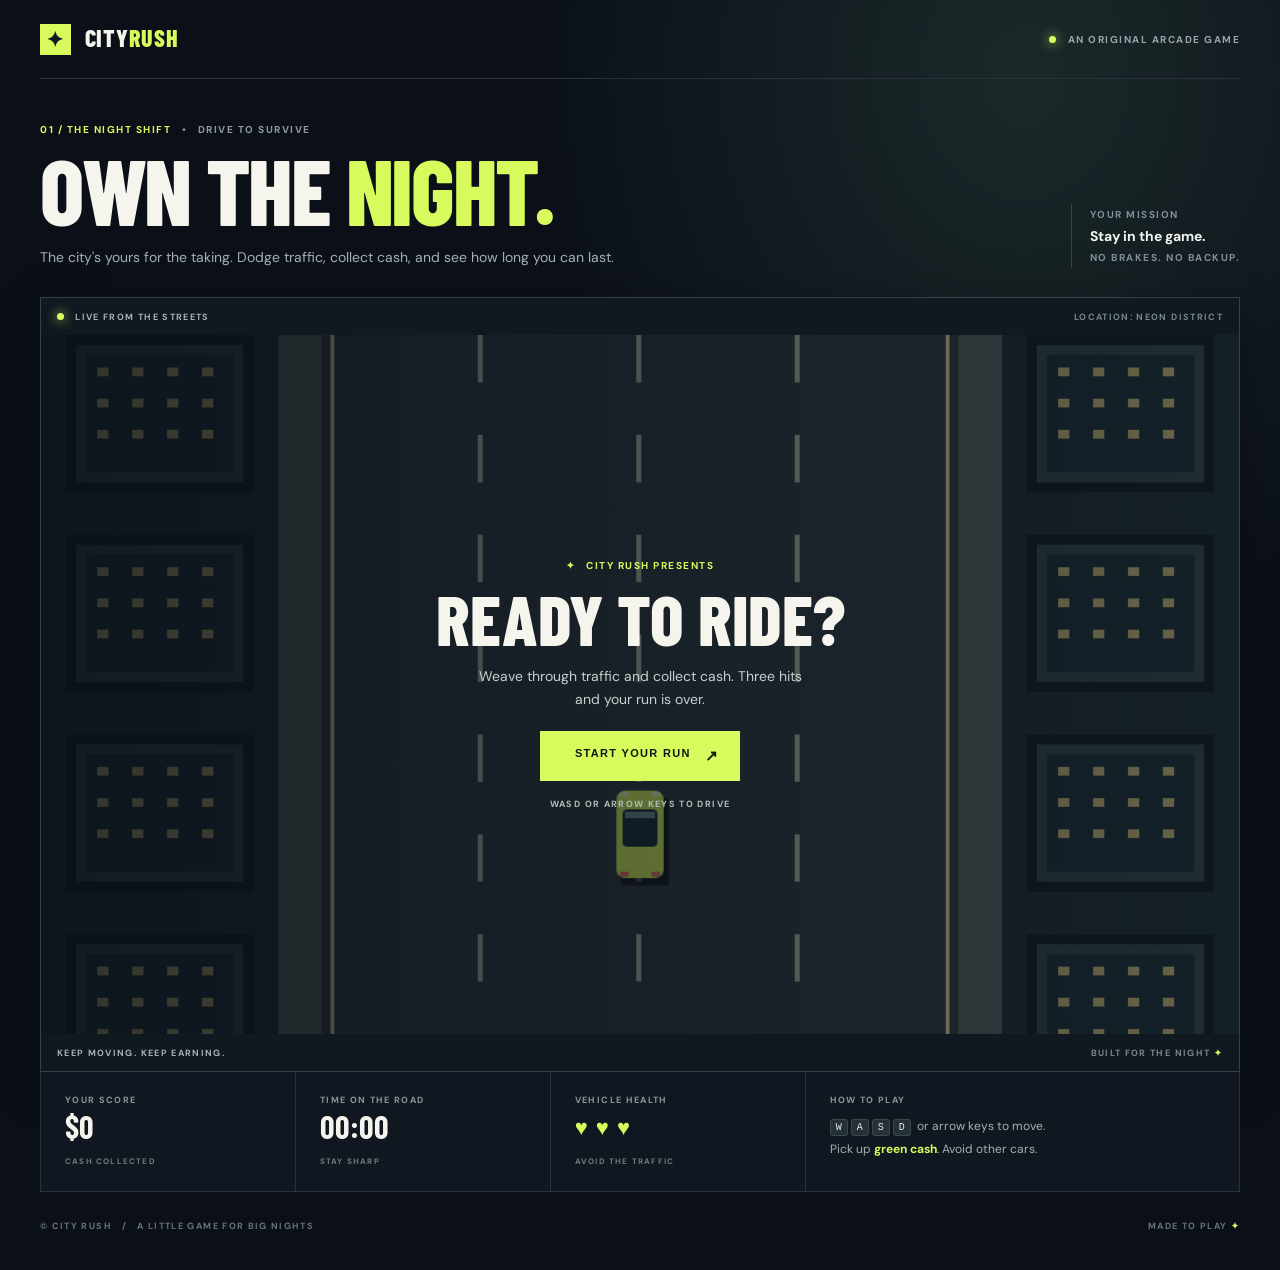
<file: city-rush/index.html>
<!DOCTYPE html>
<html lang="en">
<head>
  <meta charset="UTF-8">
  <meta name="viewport" content="width=device-width, initial-scale=1">
  <meta name="theme-color" content="#0b1018">
  <title>Midnight Run — City Rush</title>
  <link rel="stylesheet" href="style.css">
</head>
<body>
  <main class="shell">
    <header class="topbar">
      <a class="brand" href="#game" aria-label="City Rush home"><span class="brand-icon">✦</span> CITY<span>RUSH</span></a>
      <span class="top-note"><span class="live-dot"></span> AN ORIGINAL ARCADE GAME</span>
    </header>

    <section class="intro">
      <div><p class="eyebrow"><span>01 / THE NIGHT SHIFT</span> &nbsp; • &nbsp; DRIVE TO SURVIVE</p>
        <h1>Own the <em>night.</em></h1>
        <p class="subtitle">The city's yours for the taking. Dodge traffic, collect cash, and see how long you can last.</p>
      </div>
      <div class="intro-detail"><span>YOUR MISSION</span><strong>Stay in the game.</strong><span>NO BRAKES. NO BACKUP.</span></div>
    </section>

    <section class="game-panel" id="game" aria-label="City driving game">
      <div class="game-top"><div><span class="panel-dot"></span> LIVE FROM THE STREETS</div><span>LOCATION: NEON DISTRICT</span></div>
      <div class="canvas-wrap">
        <canvas id="gameCanvas" width="960" height="560" aria-label="Driving game. Use arrow keys or WASD to move."></canvas>
        <div class="overlay" id="overlay">
          <div class="overlay-card">
            <div class="overlay-tag">✦ &nbsp; CITY RUSH PRESENTS</div>
            <h2 id="overlayTitle">Ready to ride?</h2>
            <p id="overlayText">Weave through traffic and collect cash. Three hits and your run is over.</p>
            <button id="startButton" type="button">START YOUR RUN <span>↗</span></button>
            <div class="overlay-hint">WASD OR ARROW KEYS TO DRIVE</div>
          </div>
        </div>
      </div>
      <div class="game-bottom"><span>KEEP MOVING. KEEP EARNING.</span><span>BUILT FOR THE NIGHT <b>✦</b></span></div>
    </section>

    <section class="dashboard" aria-label="Game status">
      <div class="stat"><span>YOUR SCORE</span><strong id="score">$0</strong><small>CASH COLLECTED</small></div>
      <div class="stat"><span>TIME ON THE ROAD</span><strong id="time">00:00</strong><small>STAY SHARP</small></div>
      <div class="stat health-stat"><span>VEHICLE HEALTH</span><strong id="health">♥ ♥ ♥</strong><small>AVOID THE TRAFFIC</small></div>
      <div class="controls-info"><span>HOW TO PLAY</span><p><kbd>W</kbd><kbd>A</kbd><kbd>S</kbd><kbd>D</kbd> or arrow keys to move.<br>Pick up <b>green cash</b>. Avoid other cars.</p></div>
    </section>
    <div class="touch-controls" aria-label="Touch driving controls">
      <button type="button" data-key="ArrowLeft" aria-label="Move left">←</button>
      <div><button type="button" data-key="ArrowUp" aria-label="Move up">↑</button><button type="button" data-key="ArrowDown" aria-label="Move down">↓</button></div>
      <button type="button" data-key="ArrowRight" aria-label="Move right">→</button>
    </div>
    <footer><span>© CITY RUSH &nbsp; / &nbsp; A LITTLE GAME FOR BIG NIGHTS</span><span>MADE TO PLAY <b>✦</b></span></footer>
  </main>
  <script src="game.js"></script>
</body>
</html>
</file>
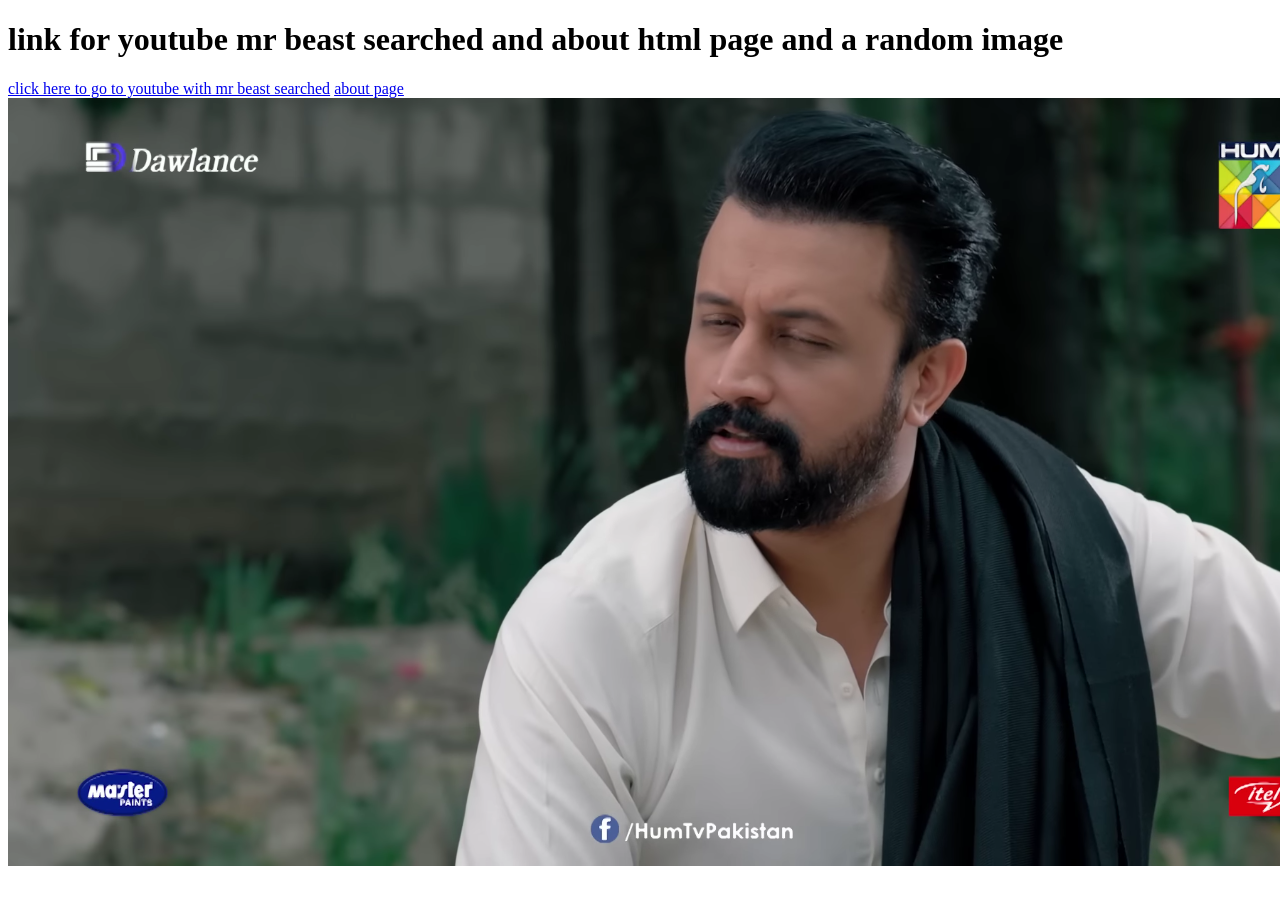
<file: html-boilerpoint/index.html>
<!DOCTYPE html>
<html lang="en">

  <head>
    <meta charset="UTF-8">
    <title>link</title>
  </head>

  <body>
    <h1>link for youtube mr beast searched and about html page and a random image</h1>
    <a href="https://www.youtube.com/results?search_query=mr+beast" target="_blank" rel="noreferrer">click here to go to youtube with mr beast searched</a>
    <a href="./about.html" target="_blank" rel="noreferrer">about page</a>
    <img src="./images/random.png" alt="a man in shalwar kameez" width="1366" height="768">
  </body>

</html>
</file>
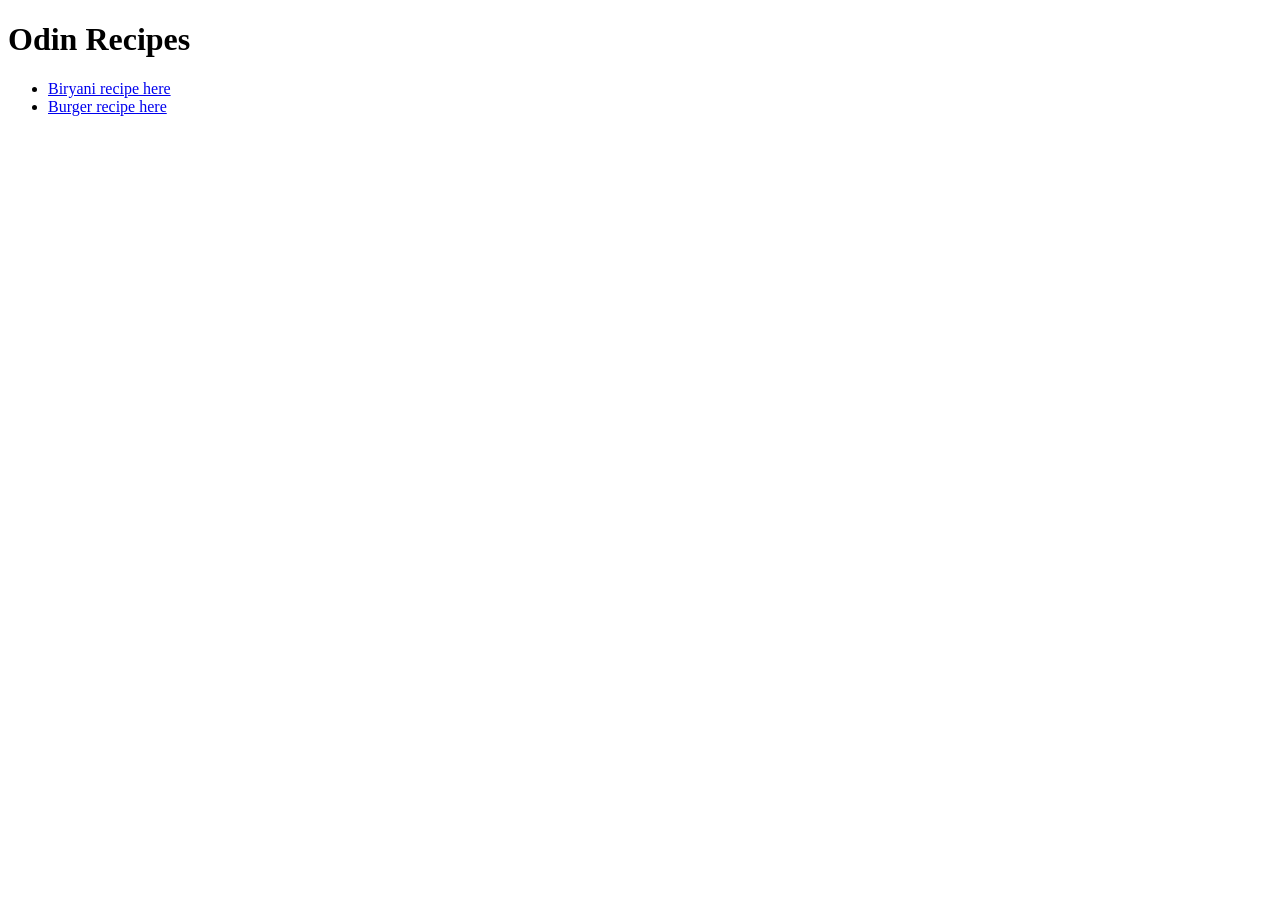
<file: odin-recipes/index.html>
<!DOCTYPE html>
<html lang="en">

  <head>
    <meta charset="UTF-8">
    <title>food recipes</title>
  </head>

  <body>
    <h1>Odin Recipes</h1>
    <ul>
      <li><a href="./recipes/biryani.html">Biryani recipe here</a></li>
      <li><a href="./recipes/burger.html">Burger recipe here</a></li>
    </ul>
  </body>

</html>
</file>
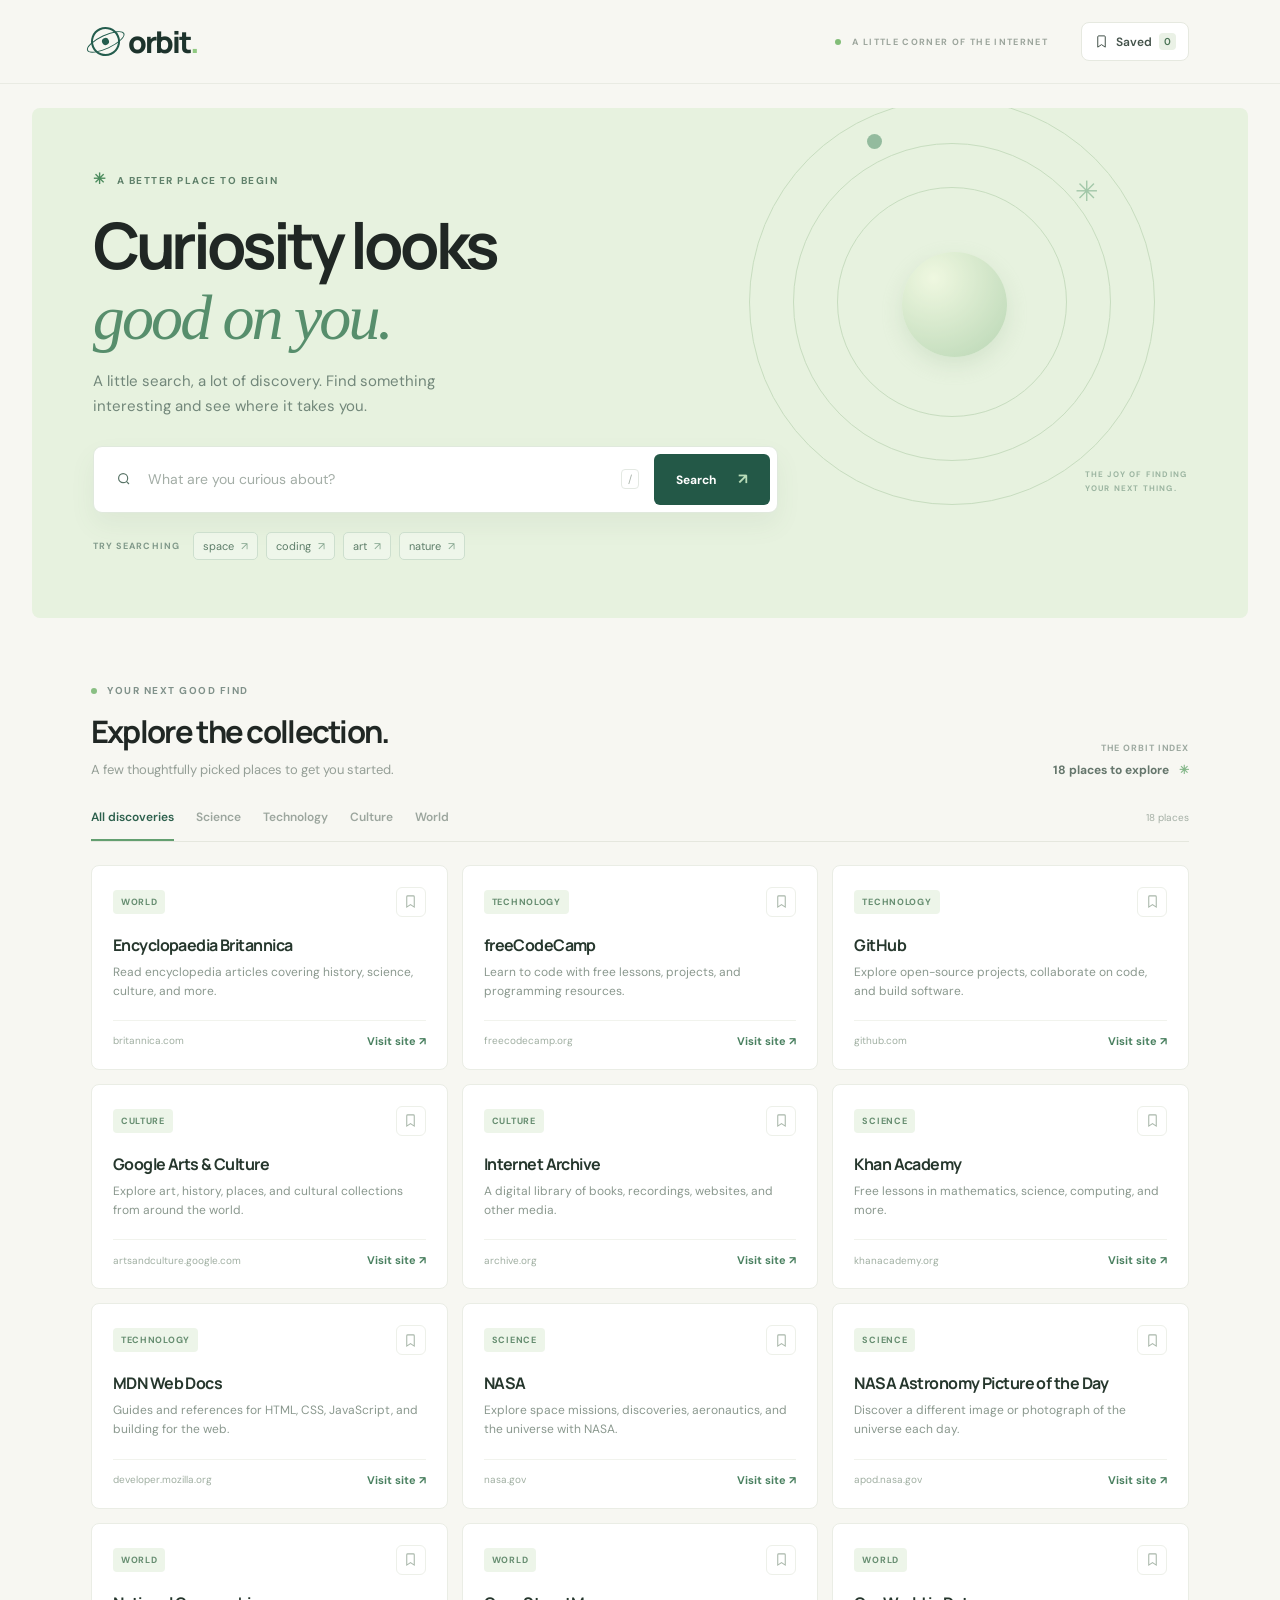
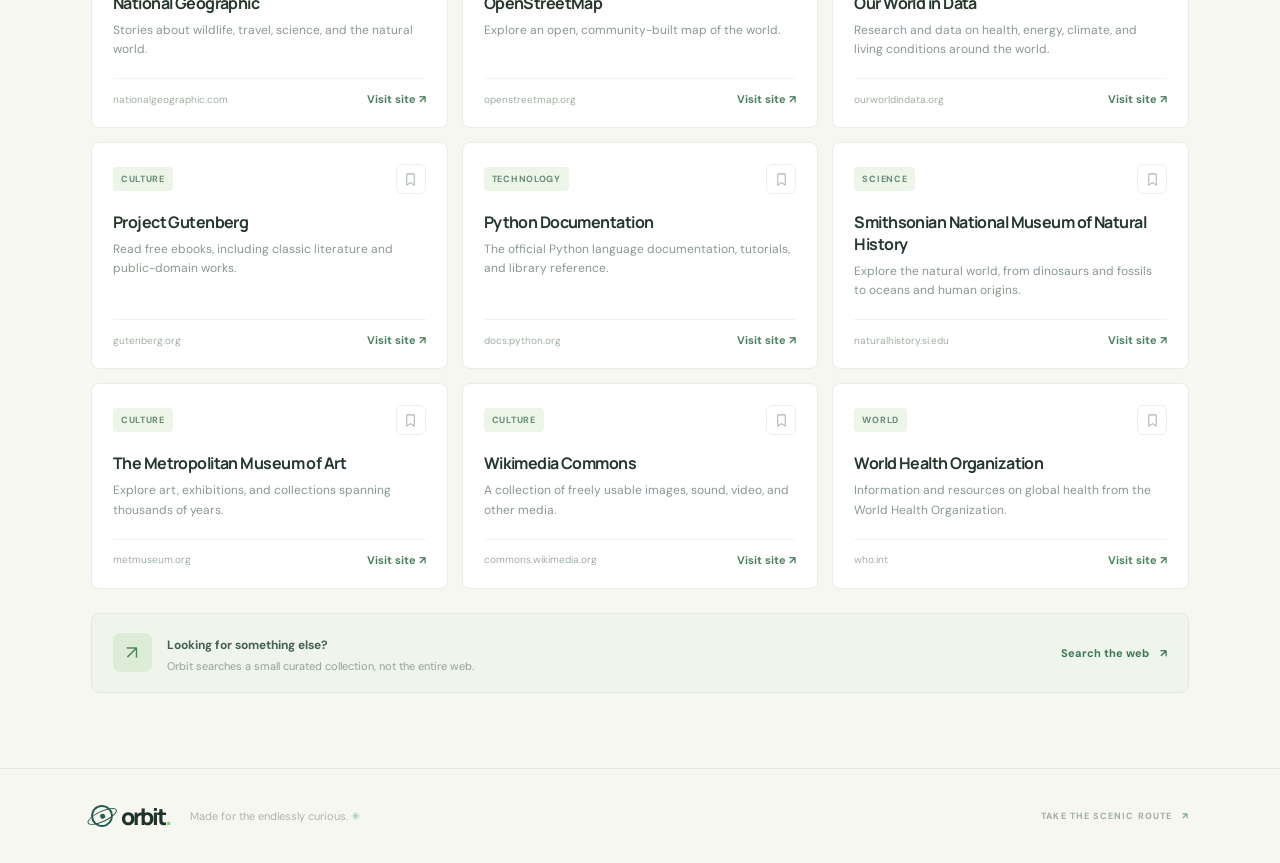
<file: search-website/index.html>
<!doctype html>
<html lang="en">
<head>
  <meta charset="utf-8">
  <meta name="viewport" content="width=device-width, initial-scale=1">
  <meta name="theme-color" content="#f6f5f0">
  <meta name="description" content="A small search engine for discovering useful places on the web.">
  <title>Orbit — find something wonderful</title>
  <link rel="stylesheet" href="styles.css">
  <script src="engine.js" defer></script>
  <script src="app.js" defer></script>
</head>
<body>
  <div class="page">
    <header class="topbar">
      <a class="wordmark" href="./" aria-label="Orbit home"><span class="logo-mark"><span></span></span>orbit<span class="logo-period">.</span></a>
      <div class="top-right"><span class="header-note"><span class="status-dot"></span> A LITTLE CORNER OF THE INTERNET</span><button id="saved-toggle" class="saved-button" type="button" aria-pressed="false"><svg viewBox="0 0 24 24" aria-hidden="true"><path d="M6 4.5A1.5 1.5 0 0 1 7.5 3h9A1.5 1.5 0 0 1 18 4.5V21l-6-4-6 4z"/></svg> <span>Saved</span> <span id="saved-count" class="saved-count">0</span></button></div>
    </header>
    <main>
      <section class="hero" aria-labelledby="headline">
        <div class="hero-inner">
          <div class="eyebrow"><span>✳</span> A BETTER PLACE TO BEGIN</div>
          <h1 id="headline">Curiosity looks<br><em>good on you.</em></h1>
          <p class="hero-copy">A little search, a lot of discovery. Find something<br class="desktop-only"> interesting and see where it takes you.</p>
          <form id="search-form" role="search" class="search-box">
            <svg class="search-icon" viewBox="0 0 24 24" aria-hidden="true"><circle cx="11" cy="11" r="7"></circle><path d="m16 16 4 4"></path></svg>
            <label class="sr-only" for="search-input">Search the Orbit collection</label>
            <input id="search-input" type="search" placeholder="What are you curious about?" autocomplete="off">
            <kbd class="shortcut" aria-hidden="true">/</kbd>
            <button type="submit">Search <span>↗</span></button>
          </form>
          <div class="suggestions"><span>TRY SEARCHING</span><button type="button" data-query="space">space <span>↗</span></button><button type="button" data-query="coding">coding <span>↗</span></button><button type="button" data-query="art">art <span>↗</span></button><button type="button" data-query="nature">nature <span>↗</span></button></div>
        </div>
        <div class="hero-decoration" aria-hidden="true"><div class="orbit-ring ring-one"></div><div class="orbit-ring ring-two"></div><div class="orbit-ring ring-three"></div><span class="orb orb-one"></span><span class="orb orb-two"></span><span class="orbit-star">✳</span><span class="orbit-label">THE JOY OF FINDING<br>YOUR NEXT THING.</span></div>
      </section>
      <section class="discover" id="discover" aria-labelledby="results-heading">
        <div class="section-heading"><div><p class="section-kicker"><span></span> YOUR NEXT GOOD FIND</p><h2 id="results-heading">Explore the collection<span>.</span></h2><p id="results-description">A few thoughtfully picked places to get you started.</p></div><div class="collection-note"><span>THE ORBIT INDEX</span><strong><span id="collection-count">18</span> places to explore <span>✳</span></strong></div></div>
        <div class="results-bar"><div class="filters" role="group" aria-label="Filter by category"><button class="filter active" type="button" data-category="All" aria-pressed="true">All discoveries</button><button class="filter" type="button" data-category="Science" aria-pressed="false">Science</button><button class="filter" type="button" data-category="Technology" aria-pressed="false">Technology</button><button class="filter" type="button" data-category="Culture" aria-pressed="false">Culture</button><button class="filter" type="button" data-category="World" aria-pressed="false">World</button></div><span id="result-count" aria-live="polite"></span></div>
        <div id="results" class="results-grid"></div>
        <div id="empty" class="empty" hidden><span>✳</span><h3>Nothing here just yet.</h3><p>Try a different search or category. There’s a whole lot more out there.</p><button id="clear-search" type="button">Clear your search ↗</button></div>
        <div class="web-search"><div class="web-icon">↗</div><div><strong>Looking for something else?</strong><p>Orbit searches a small curated collection, not the entire web.</p></div><a id="web-link" href="https://duckduckgo.com/" target="_blank" rel="noopener noreferrer">Search the web <span>↗</span></a></div>
      </section>
    </main>
    <footer><a class="wordmark footer-logo" href="./"><span class="logo-mark"><span></span></span>orbit<span class="logo-period">.</span></a><p>Made for the endlessly curious. <span>✳</span></p><div>TAKE THE SCENIC ROUTE <span>↗</span></div></footer>
  </div>
</body>
</html>
</file>
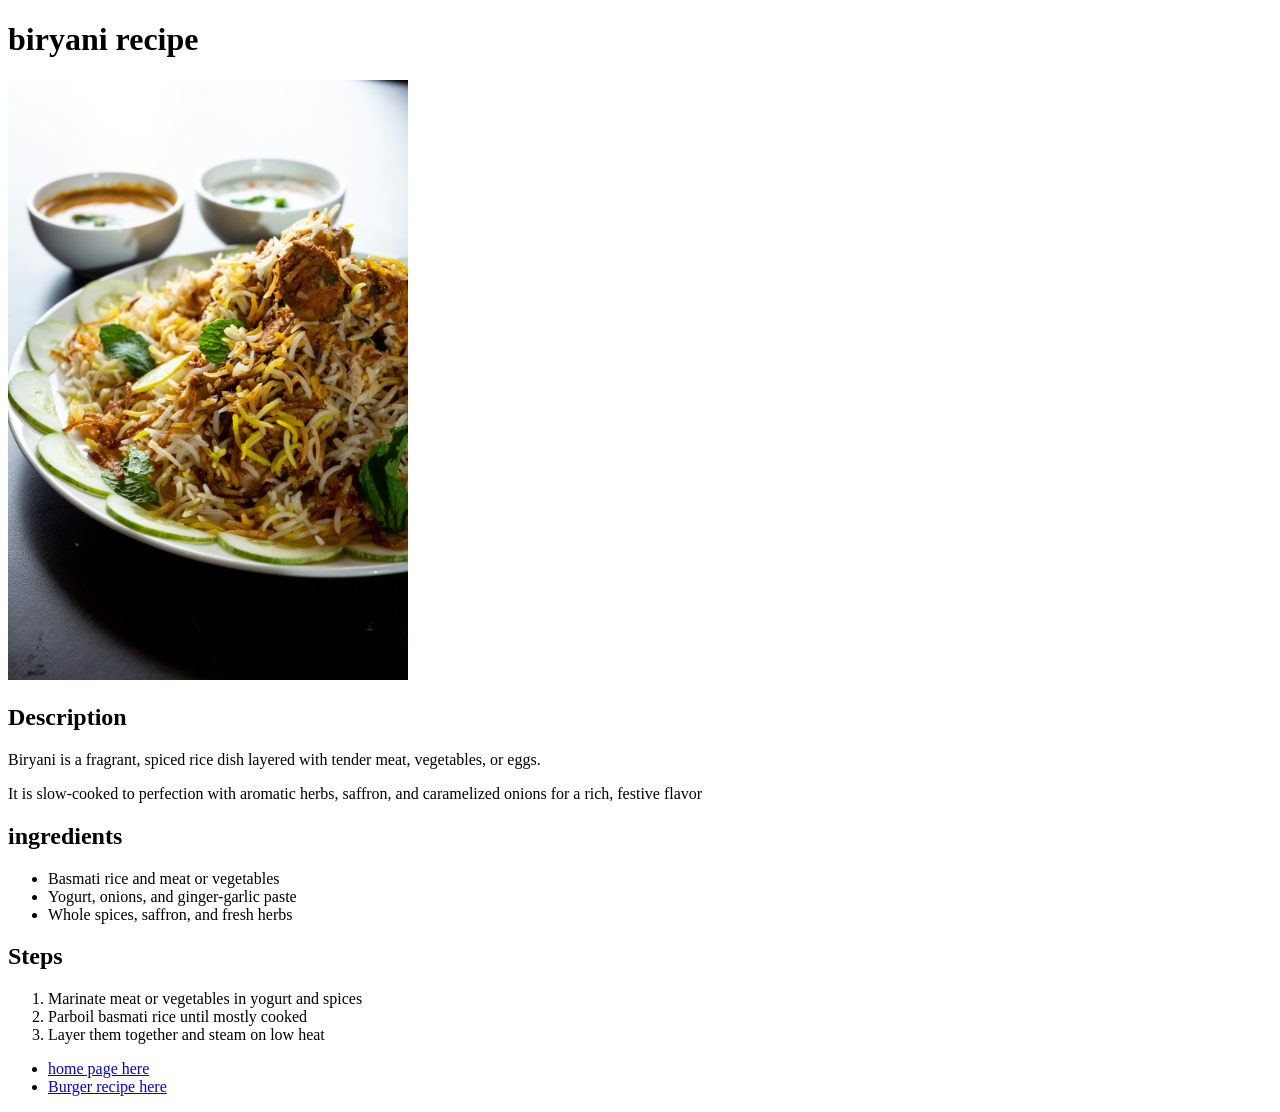
<file: odin-recipes/recipes/biryani.html>
<!DOCTYPE html>
<html lang="en">

  <head>
    <meta charset="UTF-8">
    <title>food recipes</title>
  </head>

  <body>
    <h1>biryani recipe</h1>
    <img src="../images/biryani.jpg" alt="a nicely made biryani" width="400" height="600">
    <h2>Description</h2>
    <p>Biryani is a fragrant, spiced rice dish layered with tender meat, vegetables, or eggs.</p>
    <p>It is slow-cooked to perfection with aromatic herbs, saffron, and caramelized onions for a rich, festive flavor</p>
    <h2>ingredients</h2>
    <ul>
      <li>Basmati rice and meat or vegetables</li>
      <li> Yogurt, onions, and ginger-garlic paste</li>
      <li>Whole spices, saffron, and fresh herbs</li>
    </ul>
    <h2>Steps</h2>
    <ol>
      <li>Marinate meat or vegetables in yogurt and spices</li>
      <li>Parboil basmati rice until mostly cooked</li>
      <li>Layer them together and steam on low heat</li>
    </ol>
    <ul>
      <li><a href="../index.html">home page here</a></li>
      <li><a href="./burger.html">Burger recipe here</a></li>
    </ul>
    </body>
  </body>

</html>
</file>
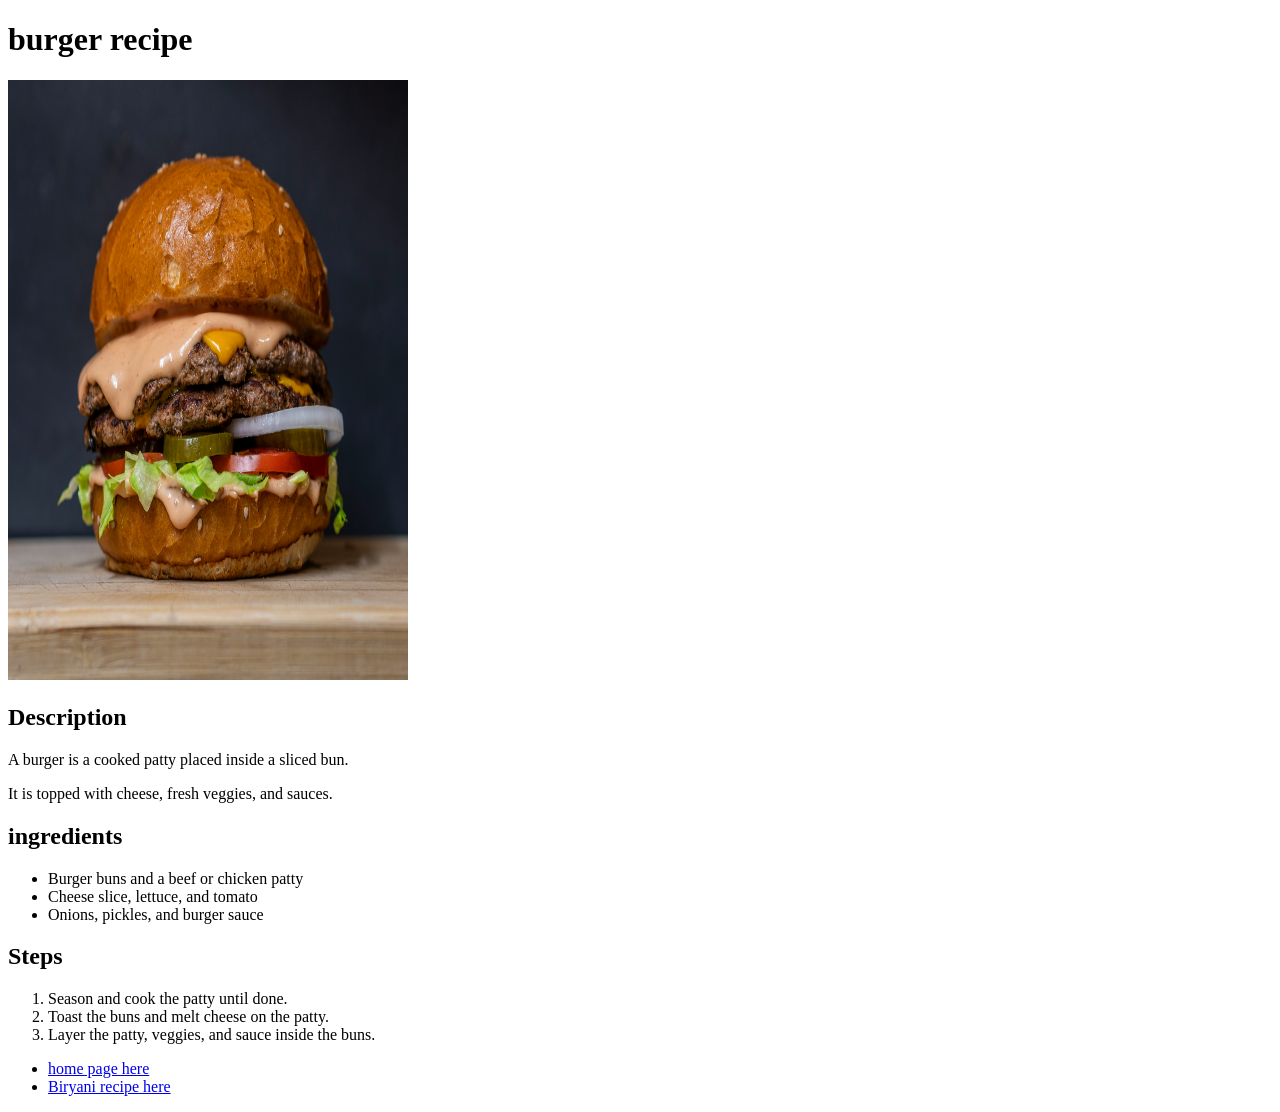
<file: odin-recipes/recipes/burger.html>
<!DOCTYPE html>
<html lang="en">

  <head>
    <meta charset="UTF-8">
    <title>food recipes</title>
  </head>
  <body>
    <h1>burger recipe</h1>
    <img src="../images/burger.jpg" alt="a nicely made burger" width="400" height="600">
    <h2>Description</h2>
    <p>A burger is a cooked patty placed inside a sliced bun.</p>
    <p>It is topped with cheese, fresh veggies, and sauces.</p>
    <h2>ingredients</h2>
    <ul>
        <li> Burger buns and a beef or chicken patty</li>
        <li> Cheese slice, lettuce, and tomato</li>
        <li> Onions, pickles, and burger sauce</li>
    </ul>
    <h2>Steps</h2>
    <ol>
        <li> Season and cook the patty until done.</li>
        <li> Toast the buns and melt cheese on the patty.</li>
        <li>Layer the patty, veggies, and sauce inside the buns.</li>
    </ol>
    <ul>
      <li><a href="../index.html">home page here</a></li>
      <li><a href="./biryani.html">Biryani recipe here</a></li>
    </ul>
  </body>

</html>
</file>
<file: city-rush/style.css>
@import url('https://fonts.googleapis.com/css2?family=Barlow+Condensed:wght@500;600;700;800&family=DM+Sans:wght@400;500;700&display=swap');
:root{color-scheme:dark;--bg:#0b1018;--panel:#121a25;--line:#28313c;--muted:#82909d;--lime:#d9fa5d;--text:#f5f5ee}
*{box-sizing:border-box}html{scroll-behavior:smooth}body{margin:0;background:radial-gradient(ellipse at 80% 6%,#1b292a 0,transparent 34%),var(--bg);color:var(--text);font-family:'DM Sans',sans-serif}.shell{max-width:1280px;margin:auto;padding:0 40px}.topbar{height:79px;border-bottom:1px solid var(--line);display:flex;align-items:center;justify-content:space-between}.brand{font-family:'Barlow Condensed',sans-serif;color:var(--text);text-decoration:none;font-size:24px;letter-spacing:.03em;font-weight:800}.brand>span:last-child{color:var(--lime)}.brand-icon{display:inline-grid;place-items:center;width:31px;height:31px;background:var(--lime);color:#111923;margin-right:8px;font-size:21px}.top-note,.eyebrow,.intro-detail,.game-top,.game-bottom,.stat>span,.stat small,.controls-info>span,footer,.overlay-tag,.overlay-hint{font-size:10px;font-weight:700;letter-spacing:.15em}.top-note{color:#9aa5a9}.live-dot,.panel-dot{display:inline-block;width:7px;height:7px;border-radius:50%;background:var(--lime);margin-right:8px;box-shadow:0 0 12px #d9fa5d}.intro{display:flex;align-items:flex-end;justify-content:space-between;padding:44px 0 29px}.eyebrow{color:#8e9b9c;margin:0 0 12px}.eyebrow span{color:var(--lime)}h1,h2{font-family:'Barlow Condensed',Impact,sans-serif;text-transform:uppercase;line-height:.9;margin:0;font-weight:800}h1{font-size:clamp(56px,7.2vw,95px);letter-spacing:-.025em}h1 em{color:var(--lime);font-style:normal}.subtitle{font-size:14px;color:#a4afb4;margin:15px 0 0;line-height:1.6}.intro-detail{display:grid;gap:6px;border-left:1px solid #3a4548;padding:4px 0 4px 18px;color:#829095;text-align:left;white-space:nowrap}.intro-detail strong{color:#f2f5ee;letter-spacing:0;font-size:14px}.game-panel{border:1px solid #354049;background:#101820;box-shadow:0 14px 45px #0005}.game-top,.game-bottom{height:37px;display:flex;align-items:center;justify-content:space-between;padding:0 16px;color:#a9b2b2;font-size:9px}.game-top>span,.game-bottom>span:last-child{color:#788887}.game-bottom b{color:var(--lime)}.canvas-wrap{position:relative;line-height:0;background:#27303a;overflow:hidden}canvas{width:100%;height:auto;display:block}.overlay{position:absolute;inset:0;display:grid;place-items:center;background:linear-gradient(90deg,#080d15bf,#080d1570);line-height:normal}.overlay[hidden]{display:none}.overlay-card{width:min(440px,90%);text-align:center}.overlay-tag{color:var(--lime);margin-bottom:15px}.overlay h2{font-size:clamp(43px,6vw,70px)}.overlay p{color:#c6cfcd;font-size:14px;line-height:1.6;max-width:330px;margin:15px auto 21px}.overlay button{border:0;background:var(--lime);color:#10180f;font-size:11px;letter-spacing:.12em;font-weight:800;padding:16px 21px;cursor:pointer;min-width:200px}.overlay button:hover{background:#e9ff9a}.overlay button span{float:right;font-size:15px}.overlay-hint{margin-top:17px;color:#b2bdb8;font-size:9px}.dashboard{display:grid;grid-template-columns:1fr 1fr 1fr 1.7fr;border:1px solid var(--line);border-top:0;background:#101720}.stat,.controls-info{padding:22px 24px;border-right:1px solid var(--line)}.stat>span,.controls-info>span{display:block;color:#899798;font-size:9px}.stat strong{display:block;font-family:'Barlow Condensed',sans-serif;font-size:32px;line-height:1.3}.stat small{color:#6f7d7f;font-size:8px}.health-stat strong{color:var(--lime);font-size:22px;line-height:1.9;letter-spacing:2px}.controls-info{border-right:0}.controls-info p{font-size:12px;line-height:1.9;color:#a7b2b3;margin:9px 0 0}.controls-info b{color:var(--lime)}kbd{background:#263039;border:1px solid #3a474c;border-radius:3px;padding:2px 5px;margin-right:3px;color:#e4eae6;font-size:10px}.touch-controls{display:none;justify-content:center;align-items:center;gap:12px;padding:20px}.touch-controls div{display:flex;flex-direction:column;gap:6px}.touch-controls button{background:#1c2930;color:var(--lime);border:1px solid #485b56;border-radius:6px;width:60px;height:45px;font-size:23px;touch-action:none}footer{display:flex;justify-content:space-between;padding:28px 0 38px;color:#657476;font-size:9px}footer b{color:var(--lime)}@media(max-width:700px){.shell{padding:0 18px}.topbar{height:65px}.top-note{font-size:8px}.intro{padding:30px 0 22px}.intro-detail{display:none}.subtitle{font-size:13px}.game-top,.game-bottom{font-size:8px;padding:0 10px}.dashboard{grid-template-columns:repeat(3,1fr)}.stat{padding:16px 12px}.stat strong{font-size:25px}.health-stat strong{font-size:17px;line-height:1.9}.controls-info{grid-column:1/-1;border-top:1px solid var(--line);padding:15px}.touch-controls{display:flex}.overlay p{font-size:12px;margin:8px auto 12px}.overlay-tag,.overlay-hint{display:none}.overlay button{padding:11px 16px}footer{gap:15px;font-size:8px}}@media(max-width:400px){.top-note{display:none}.game-top>span{display:none}.game-bottom{font-size:7px}.stat small{font-size:7px}}
</file>
<file: search-website/styles.css>
@import url('https://fonts.googleapis.com/css2?family=DM+Sans:wght@400;500;600;700&family=Manrope:wght@400;500;600;700;800&display=swap');
:root{--ink:#202724;--muted:#818982;--green:#164e42;--line:#e5e7de;--bg:#f7f7f2;--mint:#dff1d9}*{box-sizing:border-box}html{scroll-behavior:smooth}body{margin:0;background:var(--bg);color:var(--ink);font-family:'DM Sans',Arial,sans-serif}.page{max-width:1600px;margin:auto}.topbar{height:84px;padding:0 7.1%;display:flex;align-items:center;justify-content:space-between;border-bottom:1px solid #e9ebe3}.wordmark{color:#1d332c;text-decoration:none;font:800 30px 'Manrope',sans-serif;letter-spacing:-2px;display:inline-flex;align-items:center}.logo-period{color:#90c981}.logo-mark{width:29px;height:29px;border:2px solid #245d4e;border-radius:50%;display:inline-grid;place-items:center;margin-right:8px;position:relative;transform:rotate(-25deg)}.logo-mark:before{content:'';width:39px;height:12px;border:1.5px solid #245d4e;border-radius:50%;position:absolute}.logo-mark span{width:7px;height:7px;background:#245d4e;border-radius:50%}.top-right{display:flex;align-items:center;gap:33px}.header-note{font-size:9px;letter-spacing:.15em;font-weight:700;color:#9ca59c}.status-dot{display:inline-block;width:6px;height:6px;background:#82bd78;border-radius:50%;margin-right:8px}.saved-button{background:#fff;border:1px solid #e6e9e0;border-radius:8px;padding:10px 12px;display:flex;align-items:center;gap:7px;color:#43524a;font:600 12px 'DM Sans',sans-serif;cursor:pointer}.saved-button[aria-pressed=true]{border-color:#62967b;background:#eaf4e7}.saved-button svg{width:15px;height:15px;fill:none;stroke:currentColor;stroke-width:1.6}.saved-count{background:#eaf1e6;color:#4a7455;border-radius:4px;padding:2px 5px;font-size:10px}.hero{margin:24px 2.5% 0;background:#e7f2df;border-radius:8px;min-height:477px;position:relative;overflow:hidden}.hero-inner{max-width:1380px;margin:auto;padding:61px 5% 58px;position:relative;z-index:1}.eyebrow,.section-kicker{font-size:10px;font-weight:700;letter-spacing:.15em;color:#5f806a}.eyebrow span{color:#4d8c5e;font-size:15px;margin-right:6px}h1,h2,h3{font-family:'Manrope',Arial,sans-serif}h1{font-size:clamp(43px,5vw,70px);line-height:1.09;letter-spacing:-.065em;margin:21px 0 16px;font-weight:700}h1 em{font-family:Georgia,serif;font-weight:400;color:#578e6c;letter-spacing:-.045em}.hero-copy{font-size:15px;line-height:1.7;color:#72877a;margin:0 0 26px}.search-box{height:67px;background:#fff;display:flex;align-items:center;max-width:685px;border:1px solid #e0e9dd;border-radius:9px;box-shadow:0 12px 26px #526e4e12;padding:7px}.search-icon{width:22px;fill:none;stroke:#597467;stroke-width:1.8;margin:0 15px}.search-box input{width:100%;min-width:0;border:0;outline:0;background:transparent;font:14px 'DM Sans',sans-serif;color:var(--ink)}.search-box input::placeholder{color:#a3ada6}.shortcut{font:11px 'DM Sans',sans-serif;color:#a9b3ab;border:1px solid #e4e9e3;padding:2px 6px;border-radius:4px;margin-right:15px}.search-box button{height:100%;padding:0 22px;border:0;border-radius:6px;background:#235847;color:white;font:700 12px 'DM Sans',sans-serif;cursor:pointer;white-space:nowrap}.search-box button span{margin-left:19px;color:#b8dcb9;font-size:15px}.search-box button:hover{background:#153f33}.suggestions{display:flex;align-items:center;gap:8px;margin-top:19px;flex-wrap:wrap}.suggestions>span{font-size:9px;font-weight:700;letter-spacing:.12em;color:#80998a;margin-right:5px}.suggestions button{border:1px solid #cddfce;background:#f3f9f0a6;border-radius:5px;color:#5d7d68;font:11px 'DM Sans',sans-serif;padding:6px 9px;cursor:pointer}.suggestions button span{color:#88a891;margin-left:4px}.hero-decoration{position:absolute;right:5%;top:-8%;width:470px;height:470px;opacity:.75}.orbit-ring{position:absolute;border:1px solid #bdd6b5;border-radius:50%;inset:32px}.ring-two{inset:76px}.ring-three{inset:120px}.orb{position:absolute;border-radius:50%}.orb-one{width:105px;height:105px;top:185px;left:185px;background:radial-gradient(circle at 30% 25%,#f2fae1,#a9cda6);box-shadow:0 8px 20px #9ab89550}.orb-two{width:15px;height:15px;top:67px;left:150px;background:#79a989}.orbit-star{position:absolute;top:106px;right:89px;color:#8bb896;font-size:28px}.orbit-label{position:absolute;right:0;bottom:42px;font-size:8px;font-weight:700;letter-spacing:.15em;line-height:1.7;color:#83a18d}.discover{padding:66px 7.1% 75px}.section-heading{display:flex;align-items:end;justify-content:space-between;gap:20px}.section-kicker{color:#80918a;margin:0 0 13px}.section-kicker span{display:inline-block;width:6px;height:6px;background:#89bf83;border-radius:50%;margin-right:7px}h2{font-size:31px;letter-spacing:-.055em;margin:0}h2 span{color:#91bd89}.section-heading p:not(.section-kicker){font-size:13px;color:#959f97;margin:9px 0 0}.collection-note{text-align:right;color:#9da9a0;font-size:9px;letter-spacing:.1em;font-weight:700}.collection-note strong{display:block;color:#65766c;letter-spacing:0;font-size:12px;margin-top:8px}.collection-note strong span:last-child{color:#85b78a;margin-left:7px}.results-bar{display:flex;align-items:center;justify-content:space-between;gap:15px;border-bottom:1px solid var(--line);margin-top:31px}.filters{display:flex;gap:22px;overflow:auto;scrollbar-width:none}.filters::-webkit-scrollbar{display:none}.filter{font:600 12px 'DM Sans',sans-serif;white-space:nowrap;border:0;border-bottom:2px solid transparent;padding:0 0 14px;color:#9ca69e;background:none;cursor:pointer}.filter.active{color:#2d604d;border-color:#639f70}.filter:hover{color:#2d604d}#result-count{font-size:10px;color:#a4afa5;white-space:nowrap;padding-bottom:14px}.results-grid{display:grid;grid-template-columns:repeat(3,minmax(0,1fr));gap:14px;padding-top:23px}.result-card{background:#fff;border:1px solid #eaede5;border-radius:8px;padding:21px;min-height:195px;display:flex;flex-direction:column;transition:transform .18s,border-color .18s,box-shadow .18s}.result-card:hover{transform:translateY(-3px);border-color:#c7ddc7;box-shadow:0 10px 25px #344e3910}.card-top{display:flex;justify-content:space-between;align-items:center}.category-label{font-size:9px;letter-spacing:.08em;font-weight:700;text-transform:uppercase;color:#668d70;background:#edf5e9;padding:6px 8px;border-radius:4px}.bookmark{width:30px;height:30px;border:1px solid #edf0e9;border-radius:6px;background:#fff;color:#a9b7aa;display:grid;place-items:center;cursor:pointer}.bookmark[aria-pressed=true]{color:#4b8c5b;background:#edf7eb;border-color:#d6e9d2}.bookmark svg{width:15px;height:15px;stroke:currentColor;fill:none;stroke-width:1.7}.bookmark[aria-pressed=true] svg{fill:#b7dcb0}.card-title{font:700 16px 'Manrope',sans-serif;letter-spacing:-.035em;text-decoration:none;color:#26372d;margin:17px 0 7px}.card-title:hover{text-decoration:underline}.card-desc{color:#8a988e;font-size:12px;line-height:1.6;margin:0 0 19px;flex:1}.card-bottom{display:flex;justify-content:space-between;align-items:center;border-top:1px solid #f1f3ed;padding-top:13px}.card-url{color:#a0afa2;font-size:10px;overflow:hidden;text-overflow:ellipsis;white-space:nowrap}.visit-link{color:#4a8060;font-size:11px;font-weight:700;text-decoration:none;white-space:nowrap;margin-left:10px}.visit-link:hover{text-decoration:underline}.empty{text-align:center;padding:60px 15px;color:#8a9b8d}.empty[hidden]{display:none}.empty>span{font-size:27px;color:#83b88d}.empty h3{font-size:20px;color:#2c4536;margin:12px 0}.empty p{font-size:13px}.empty button{border:0;background:none;color:#3f8060;font-weight:700;cursor:pointer;padding:12px}.web-search{display:flex;align-items:center;gap:15px;border:1px solid #e3e9de;background:#f0f5eb;border-radius:8px;margin-top:24px;padding:19px 21px}.web-icon{width:39px;height:39px;display:grid;place-items:center;background:#dcecd7;color:#51815e;border-radius:7px;font-size:19px}.web-search strong{font-size:12px;color:#456150}.web-search p{font-size:11px;color:#93a294;margin:5px 0 0}.web-search a{margin-left:auto;color:#3b7656;font-size:11px;font-weight:700;text-decoration:none;white-space:nowrap}.web-search a span{margin-left:8px}footer{border-top:1px solid var(--line);padding:29px 7.1%;display:flex;align-items:center;gap:20px}.footer-logo{font-size:23px}.footer-logo .logo-mark{width:22px;height:22px}.footer-logo .logo-mark:before{width:30px;height:9px}.footer-logo .logo-mark span{width:5px;height:5px}footer p{color:#abb5aa;font-size:11px}footer p span{color:#90b992}footer>div{margin-left:auto;font-size:9px;letter-spacing:.12em;font-weight:700;color:#a0ada1}footer>div span{color:#76a87d;margin-left:7px}.sr-only{position:absolute;width:1px;height:1px;padding:0;margin:-1px;overflow:hidden;clip:rect(0,0,0,0);white-space:nowrap;border:0}:focus-visible{outline:3px solid #72a981;outline-offset:3px}@media(max-width:1000px){.hero-decoration{right:-12%;opacity:.45}.hero-inner{padding-left:6%}.results-grid{grid-template-columns:repeat(2,minmax(0,1fr))}}@media(max-width:650px){.topbar{height:68px;padding:0 5%}.header-note{display:none}.hero{margin:12px 3% 0;min-height:0}.hero-inner{padding:50px 6% 48px}.hero-decoration{right:-65%;top:4%;opacity:.3}.hero-copy{font-size:13px}.desktop-only{display:none}.search-box{height:58px}.search-icon{margin:0 10px}.search-box button{padding:0 14px}.search-box button span{margin-left:5px}.shortcut{display:none}.discover{padding:48px 5%}.section-heading{align-items:start}h2{font-size:25px}.collection-note{display:none}.filters{gap:18px}.results-grid{grid-template-columns:1fr}.result-card{min-height:170px}.web-search{flex-wrap:wrap}.web-search a{margin-left:54px}footer{padding:24px 5%;flex-wrap:wrap}footer>div{display:none}}
</file>
